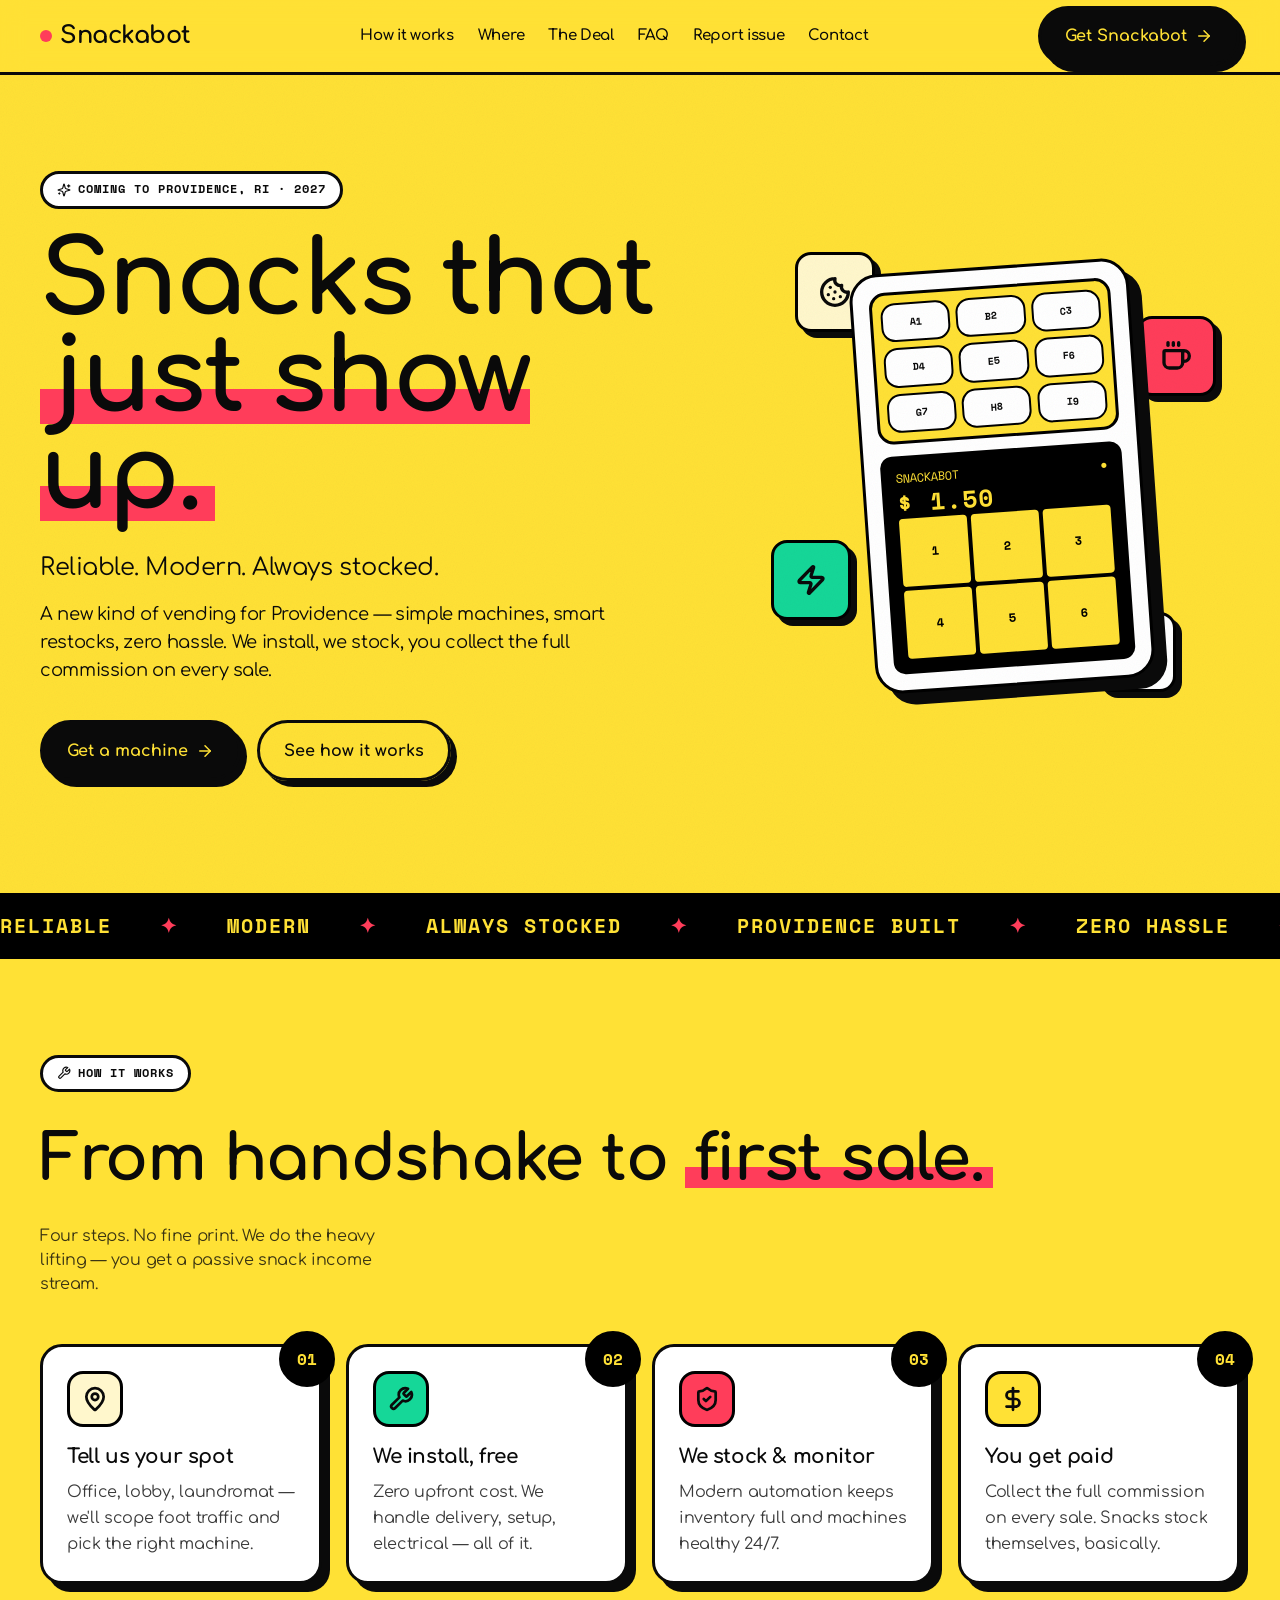
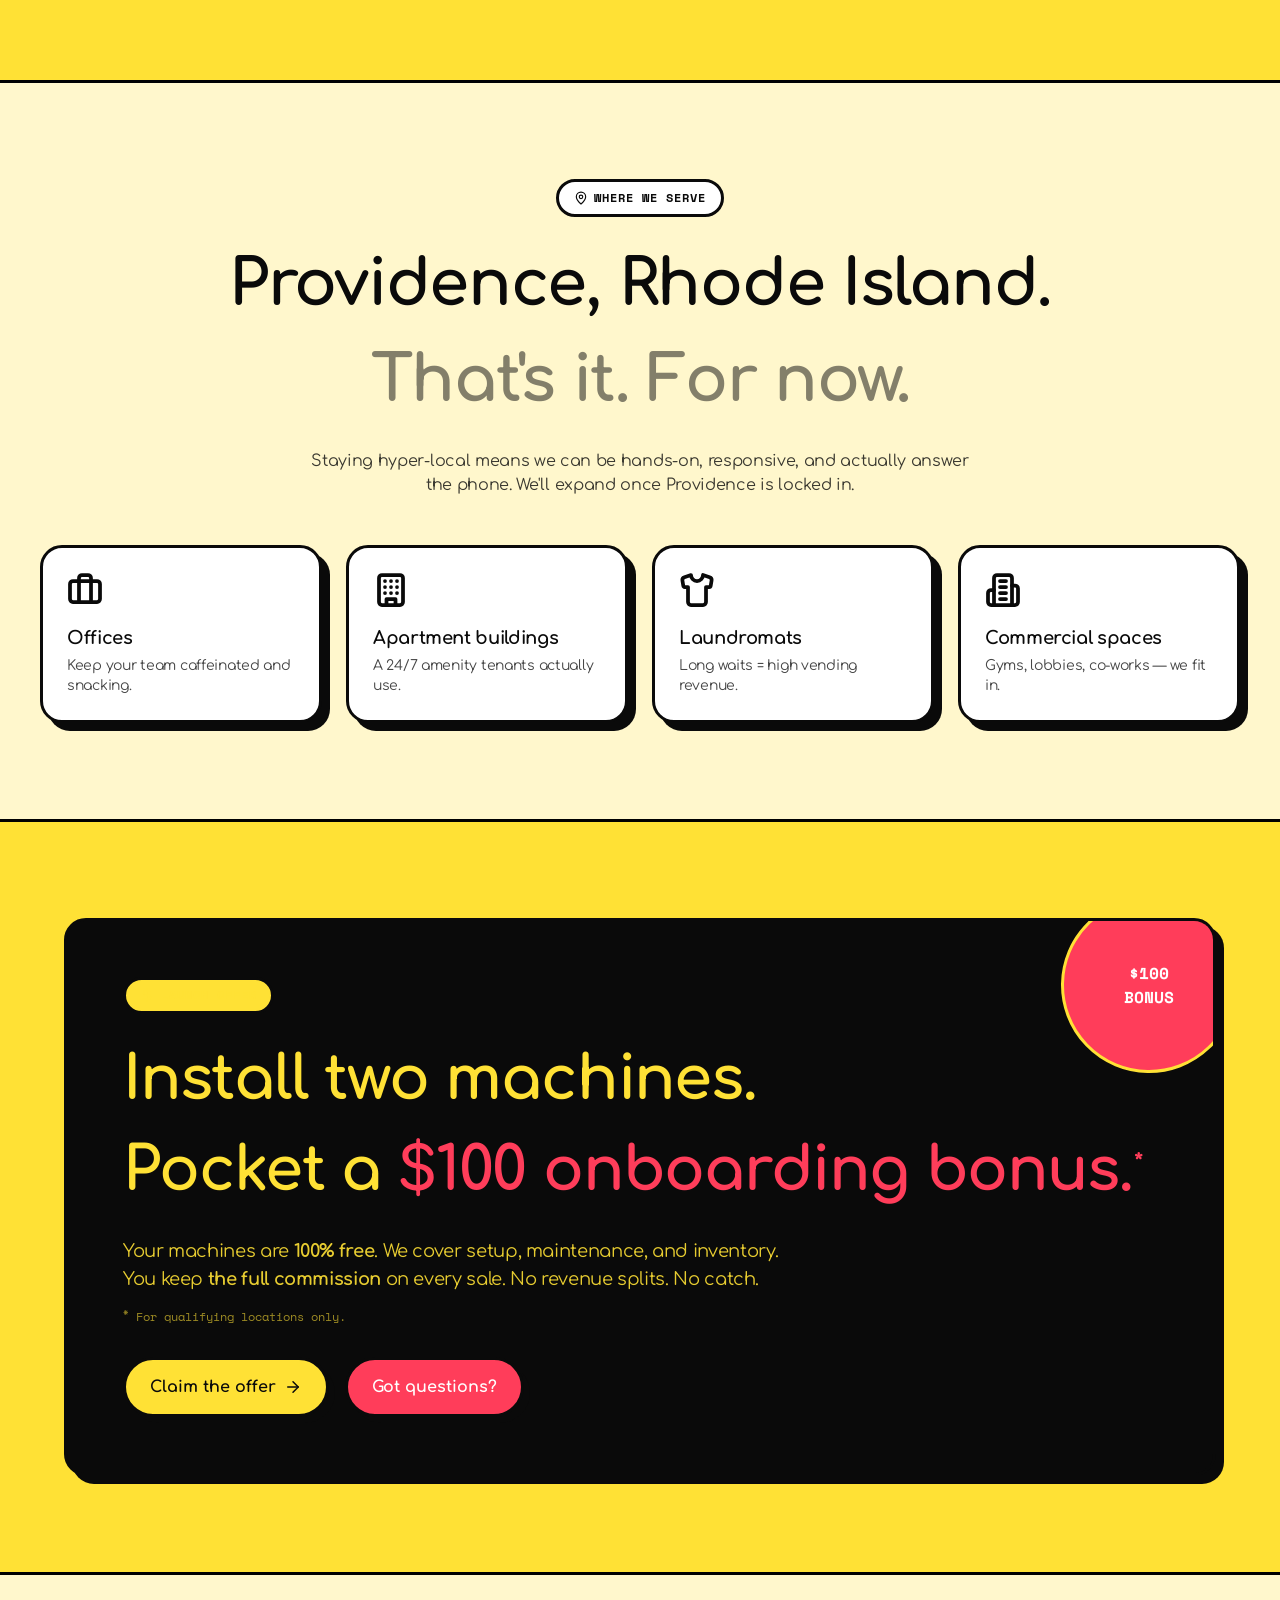
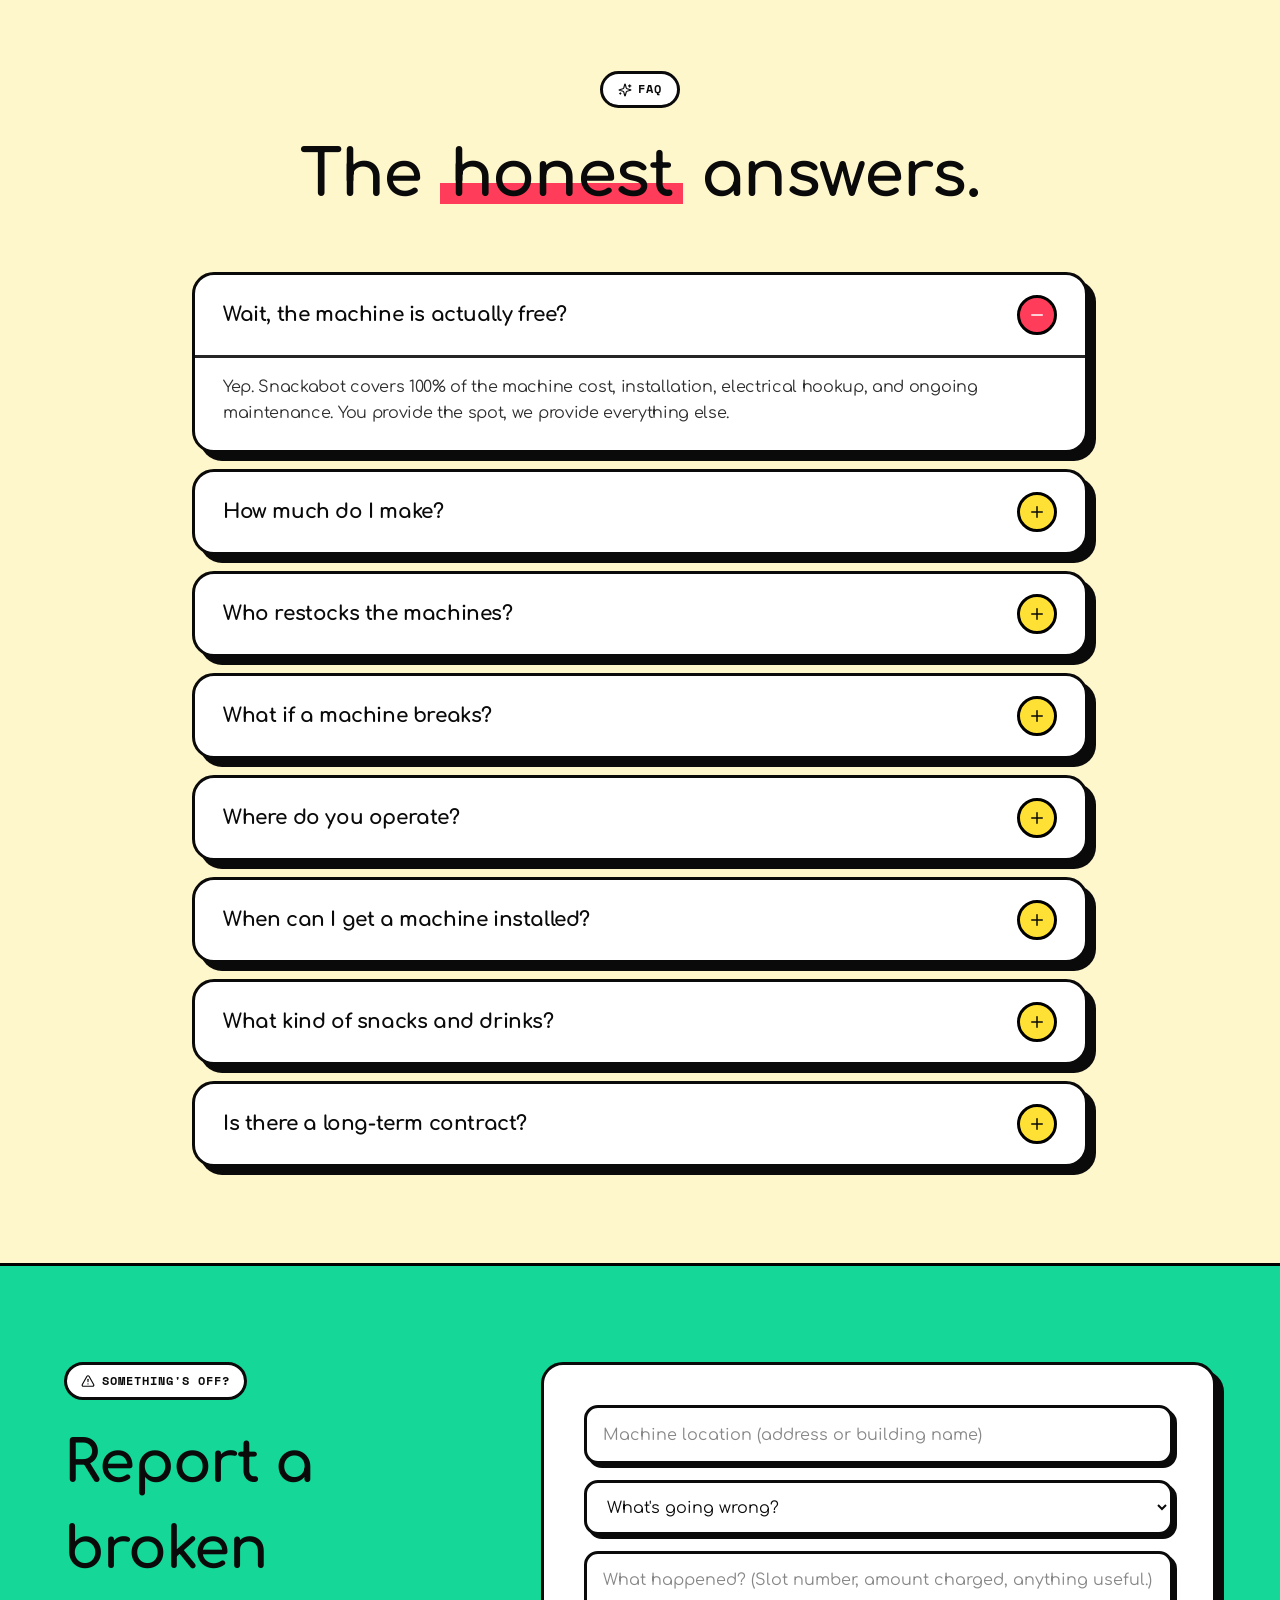
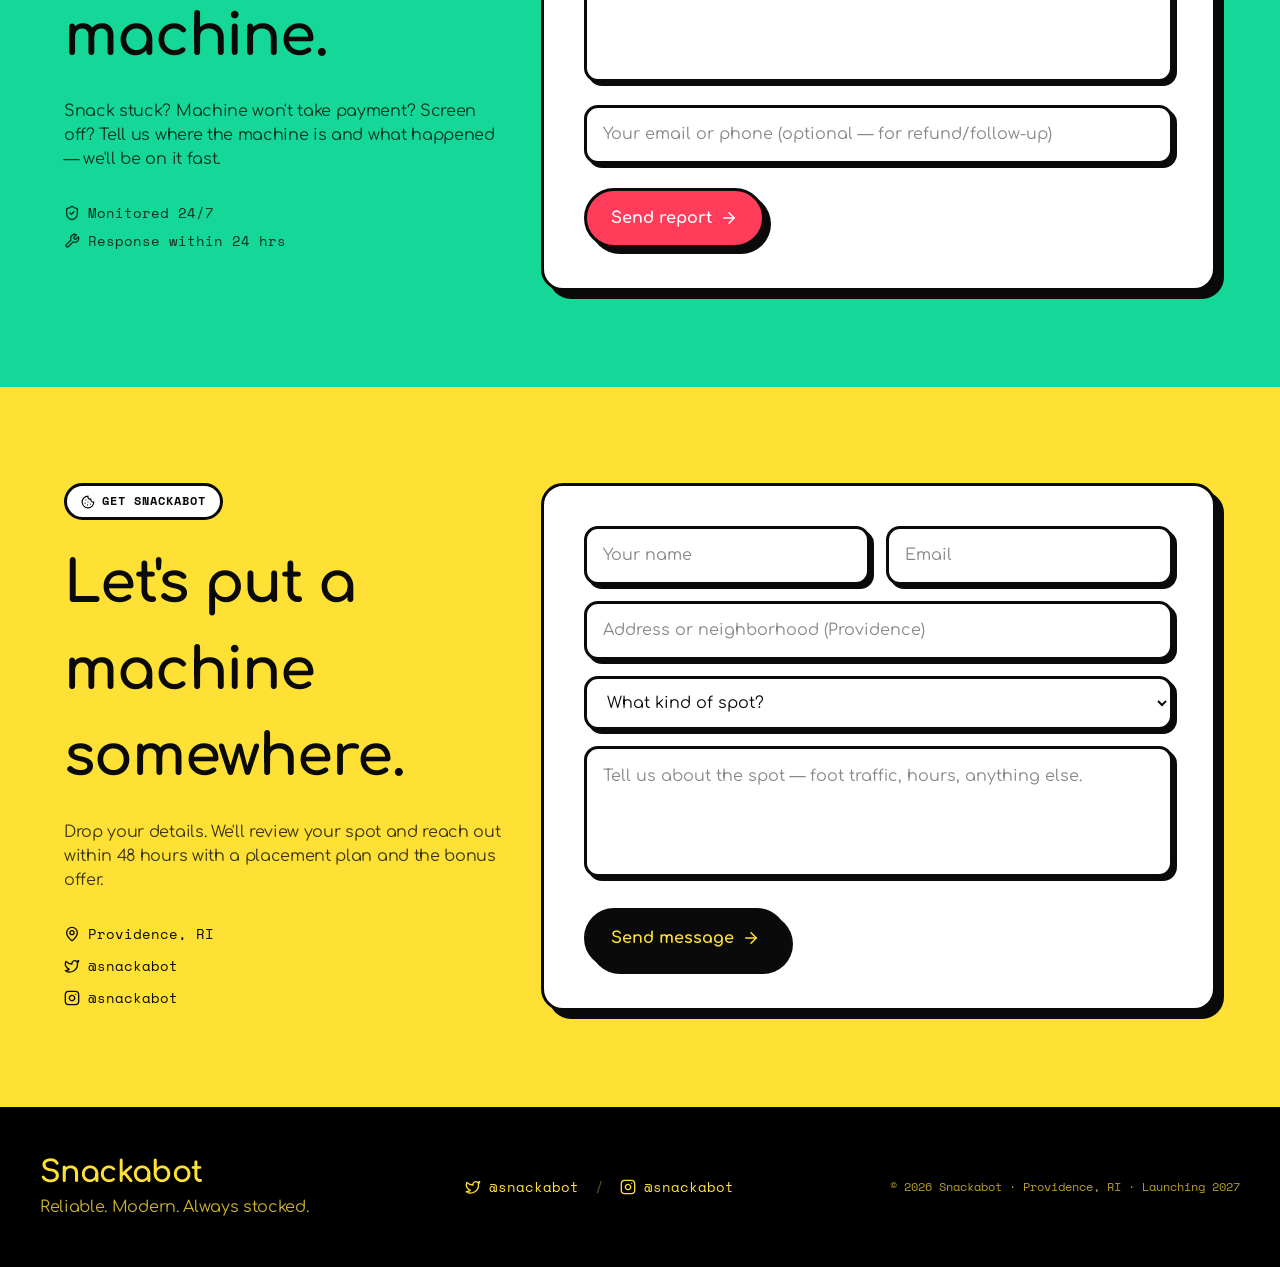
<file: index.html>
<!doctype html><html lang="en"><head><meta charset="utf-8"/><meta name="viewport" content="width=device-width,initial-scale=1"/><meta name="theme-color" content="#FFE135"/><meta name="description" content="Snackabot — Providence, RI vending machines. Reliable. Modern. Always stocked."/><link rel="manifest" href="./manifest.json"/><link rel="icon" type="image/svg+xml" href="./icon.svg"/><link rel="apple-touch-icon" href="./icon.svg"/><meta name="apple-mobile-web-app-capable" content="yes"/><meta name="apple-mobile-web-app-status-bar-style" content="default"/><meta name="apple-mobile-web-app-title" content="Snackabot"/><meta name="mobile-web-app-capable" content="yes"/><link rel="preconnect" href="https://fonts.googleapis.com"/><link rel="preconnect" href="https://fonts.gstatic.com" crossorigin/><title>Snackabot — Reliable. Modern. Always stocked.</title><style>#emergent-badge,[href*=emergent-badge],a[id=emergent-badge]{display:none!important;visibility:hidden!important;opacity:0!important;pointer-events:none!important;width:0!important;height:0!important}</style><script>window.addEventListener("error",function(e){e.error instanceof DOMException&&"DataCloneError"===e.error.name&&e.message&&e.message.includes("PerformanceServerTiming")&&(e.stopImmediatePropagation(),e.preventDefault())},!0)</script><script src="https://assets.emergent.sh/scripts/emergent-main.js"></script><script>!function(){var e=function(){document.querySelectorAll('#emergent-badge, a[href*="emergent-badge"]').forEach(function(e){e.remove()})};e(),document.addEventListener("DOMContentLoaded",e),window.addEventListener("load",e),new MutationObserver(e).observe(document.documentElement,{childList:!0,subtree:!0})}()</script><script defer="defer" src="./static/js/main.2138c3a6.js"></script><link href="./static/css/main.864dd3d8.css" rel="stylesheet"></head><body><noscript>You need to enable JavaScript to run this app.</noscript><div id="root"></div><script>"serviceWorker"in navigator&&window.addEventListener("load",function(){var e=new URL("service-worker.js",document.baseURI).pathname;navigator.serviceWorker.register(e).catch(function(e){console.warn("SW registration failed:",e)})})</script><a id="emergent-badge" target="_blank" href="https://app.emergent.sh/?utm_source=emergent-badge" style="display:none!important"></a><script>!function(e,t){var r,s,o,i;t.__SV||(window.posthog=t,t._i=[],t.init=function(n,a,p){function c(e,t){var r=t.split(".");2==r.length&&(e=e[r[0]],t=r[1]),e[t]=function(){e.push([t].concat(Array.prototype.slice.call(arguments,0)))}}(o=e.createElement("script")).type="text/javascript",o.crossOrigin="anonymous",o.async=!0,o.src=a.api_host.replace(".i.posthog.com","-assets.i.posthog.com")+"/static/array.js",(i=e.getElementsByTagName("script")[0]).parentNode.insertBefore(o,i);var g=t;for(void 0!==p?g=t[p]=[]:p="posthog",g.people=g.people||[],g.toString=function(e){var t="posthog";return"posthog"!==p&&(t+="."+p),e||(t+=" (stub)"),t},g.people.toString=function(){return g.toString(1)+".people (stub)"},r="init me ws ys ps bs capture je Di ks register register_once register_for_session unregister unregister_for_session Ps getFeatureFlag getFeatureFlagPayload isFeatureEnabled reloadFeatureFlags updateEarlyAccessFeatureEnrollment getEarlyAccessFeatures on onFeatureFlags onSurveysLoaded onSessionId getSurveys getActiveMatchingSurveys renderSurvey canRenderSurvey canRenderSurveyAsync identify setPersonProperties group resetGroups setPersonPropertiesForFlags resetPersonPropertiesForFlags setGroupPropertiesForFlags resetGroupPropertiesForFlags reset get_distinct_id getGroups get_session_id get_session_replay_url alias set_config startSessionRecording stopSessionRecording sessionRecordingStarted captureException loadToolbar get_property getSessionProperty Es $s createPersonProfile Is opt_in_capturing opt_out_capturing has_opted_in_capturing has_opted_out_capturing clear_opt_in_out_capturing Ss debug xs getPageViewId captureTraceFeedback captureTraceMetric".split(" "),s=0;s<r.length;s++)c(g,r[s]);t._i.push([n,a,p])},t.__SV=1)}(document,window.posthog||[]),posthog.init("phc_xAvL2Iq4tFmANRE7kzbKwaSqp1HJjN7x48s3vr0CMjs",{api_host:"https://us.i.posthog.com",person_profiles:"identified_only",session_recording:{recordCrossOriginIframes:!0,capturePerformance:!1}})</script></body></html>
</file>
<file: static/css/main.864dd3d8.css>
@import url(https://fonts.googleapis.com/css2?family=Comfortaa:wght@400;500;600;700&family=Space+Mono:wght@400;700&display=swap);*,:after,:before{--tw-border-spacing-x:0;--tw-border-spacing-y:0;--tw-translate-x:0;--tw-translate-y:0;--tw-rotate:0;--tw-skew-x:0;--tw-skew-y:0;--tw-scale-x:1;--tw-scale-y:1;--tw-pan-x: ;--tw-pan-y: ;--tw-pinch-zoom: ;--tw-scroll-snap-strictness:proximity;--tw-gradient-from-position: ;--tw-gradient-via-position: ;--tw-gradient-to-position: ;--tw-ordinal: ;--tw-slashed-zero: ;--tw-numeric-figure: ;--tw-numeric-spacing: ;--tw-numeric-fraction: ;--tw-ring-inset: ;--tw-ring-offset-width:0px;--tw-ring-offset-color:#fff;--tw-ring-color:#3b82f680;--tw-ring-offset-shadow:0 0 #0000;--tw-ring-shadow:0 0 #0000;--tw-shadow:0 0 #0000;--tw-shadow-colored:0 0 #0000;--tw-blur: ;--tw-brightness: ;--tw-contrast: ;--tw-grayscale: ;--tw-hue-rotate: ;--tw-invert: ;--tw-saturate: ;--tw-sepia: ;--tw-drop-shadow: ;--tw-backdrop-blur: ;--tw-backdrop-brightness: ;--tw-backdrop-contrast: ;--tw-backdrop-grayscale: ;--tw-backdrop-hue-rotate: ;--tw-backdrop-invert: ;--tw-backdrop-opacity: ;--tw-backdrop-saturate: ;--tw-backdrop-sepia: ;--tw-contain-size: ;--tw-contain-layout: ;--tw-contain-paint: ;--tw-contain-style: }::backdrop{--tw-border-spacing-x:0;--tw-border-spacing-y:0;--tw-translate-x:0;--tw-translate-y:0;--tw-rotate:0;--tw-skew-x:0;--tw-skew-y:0;--tw-scale-x:1;--tw-scale-y:1;--tw-pan-x: ;--tw-pan-y: ;--tw-pinch-zoom: ;--tw-scroll-snap-strictness:proximity;--tw-gradient-from-position: ;--tw-gradient-via-position: ;--tw-gradient-to-position: ;--tw-ordinal: ;--tw-slashed-zero: ;--tw-numeric-figure: ;--tw-numeric-spacing: ;--tw-numeric-fraction: ;--tw-ring-inset: ;--tw-ring-offset-width:0px;--tw-ring-offset-color:#fff;--tw-ring-color:#3b82f680;--tw-ring-offset-shadow:0 0 #0000;--tw-ring-shadow:0 0 #0000;--tw-shadow:0 0 #0000;--tw-shadow-colored:0 0 #0000;--tw-blur: ;--tw-brightness: ;--tw-contrast: ;--tw-grayscale: ;--tw-hue-rotate: ;--tw-invert: ;--tw-saturate: ;--tw-sepia: ;--tw-drop-shadow: ;--tw-backdrop-blur: ;--tw-backdrop-brightness: ;--tw-backdrop-contrast: ;--tw-backdrop-grayscale: ;--tw-backdrop-hue-rotate: ;--tw-backdrop-invert: ;--tw-backdrop-opacity: ;--tw-backdrop-saturate: ;--tw-backdrop-sepia: ;--tw-contain-size: ;--tw-contain-layout: ;--tw-contain-paint: ;--tw-contain-style: }/*
! tailwindcss v3.4.17 | MIT License | https://tailwindcss.com
*/*,:after,:before{border:0 solid #e5e7eb;box-sizing:border-box}:after,:before{--tw-content:""}:host,html{-webkit-text-size-adjust:100%;font-feature-settings:normal;-webkit-tap-highlight-color:transparent;font-family:ui-sans-serif,system-ui,sans-serif,Apple Color Emoji,Segoe UI Emoji,Segoe UI Symbol,Noto Color Emoji;font-variation-settings:normal;line-height:1.5;tab-size:4}body{line-height:inherit}hr{border-top-width:1px;color:inherit;height:0}abbr:where([title]){-webkit-text-decoration:underline dotted;text-decoration:underline dotted}h1,h2,h3,h4,h5,h6{font-size:inherit;font-weight:inherit}a{color:inherit;text-decoration:inherit}b,strong{font-weight:bolder}code,kbd,pre,samp{font-feature-settings:normal;font-family:ui-monospace,SFMono-Regular,Menlo,Monaco,Consolas,Liberation Mono,Courier New,monospace;font-size:1em;font-variation-settings:normal}small{font-size:80%}sub,sup{font-size:75%;line-height:0;position:relative;vertical-align:initial}sub{bottom:-.25em}sup{top:-.5em}table{border-collapse:collapse;border-color:inherit;text-indent:0}button,input,optgroup,select,textarea{font-feature-settings:inherit;color:inherit;font-family:inherit;font-size:100%;font-variation-settings:inherit;font-weight:inherit;letter-spacing:inherit;line-height:inherit;margin:0;padding:0}button,select{text-transform:none}button,input:where([type=button]),input:where([type=reset]),input:where([type=submit]){-webkit-appearance:button;background-color:initial;background-image:none}:-moz-focusring{outline:auto}:-moz-ui-invalid{box-shadow:none}progress{vertical-align:initial}::-webkit-inner-spin-button,::-webkit-outer-spin-button{height:auto}[type=search]{-webkit-appearance:textfield;outline-offset:-2px}::-webkit-search-decoration{-webkit-appearance:none}::-webkit-file-upload-button{-webkit-appearance:button;font:inherit}summary{display:list-item}blockquote,dd,dl,figure,h1,h2,h3,h4,h5,h6,hr,p,pre{margin:0}fieldset{margin:0}fieldset,legend{padding:0}menu,ol,ul{list-style:none;margin:0;padding:0}dialog{padding:0}textarea{resize:vertical}input::placeholder,textarea::placeholder{color:#9ca3af;opacity:1}[role=button],button{cursor:pointer}:disabled{cursor:default}audio,canvas,embed,iframe,img,object,svg,video{display:block;vertical-align:middle}img,video{height:auto;max-width:100%}[hidden]:where(:not([hidden=until-found])){display:none}:root{--background:53 100% 60%;--foreground:0 0% 4%;--card:0 0% 100%;--card-foreground:0 0% 4%;--popover:0 0% 100%;--popover-foreground:0 0% 4%;--primary:0 0% 4%;--primary-foreground:53 100% 60%;--secondary:53 100% 90%;--secondary-foreground:0 0% 4%;--muted:53 100% 90%;--muted-foreground:0 0% 30%;--accent:350 100% 62%;--accent-foreground:0 0% 100%;--destructive:0 84% 60%;--destructive-foreground:0 0% 98%;--border:0 0% 4%;--input:0 0% 4%;--ring:0 0% 4%;--radius:1rem}[data-debug-wrapper=true]{display:contents!important}.sr-only{clip:rect(0,0,0,0);border-width:0;height:1px;margin:-1px;overflow:hidden;padding:0;position:absolute;white-space:nowrap;width:1px}.pointer-events-none{pointer-events:none}.pointer-events-auto{pointer-events:auto}.visible{visibility:visible}.invisible{visibility:hidden}.fixed{position:fixed}.absolute{position:absolute}.relative{position:relative}.sticky{position:-webkit-sticky;position:sticky}.inset-0{inset:0}.inset-x-0{left:0;right:0}.inset-y-0{bottom:0;top:0}.-bottom-12{bottom:-3rem}.-left-12{left:-3rem}.-right-12{right:-3rem}.-right-4{right:-1rem}.-right-6{right:-1.5rem}.-top-12{top:-3rem}.-top-4{top:-1rem}.-top-6{top:-1.5rem}.bottom-0{bottom:0}.bottom-24{bottom:6rem}.bottom-6{bottom:1.5rem}.left-0{left:0}.left-1{left:.25rem}.left-1\/2{left:50%}.left-2{left:.5rem}.left-8{left:2rem}.left-\[50\%\]{left:50%}.right-0{right:0}.right-1{right:.25rem}.right-16{right:4rem}.right-2{right:.5rem}.right-4{right:1rem}.right-6{right:1.5rem}.top-0{top:0}.top-1{top:.25rem}.top-1\/2{top:50%}.top-20{top:5rem}.top-4{top:1rem}.top-\[1px\]{top:1px}.top-\[50\%\]{top:50%}.top-\[60\%\]{top:60%}.top-full{top:100%}.z-10{z-index:10}.z-40{z-index:40}.z-50{z-index:50}.z-\[100\]{z-index:100}.z-\[1\]{z-index:1}.m-auto{margin:auto}.-mx-1{margin-left:-.25rem;margin-right:-.25rem}.mx-auto{margin-left:auto;margin-right:auto}.my-1{margin-bottom:.25rem;margin-top:.25rem}.-ml-4{margin-left:-1rem}.-mt-4{margin-top:-1rem}.mb-1{margin-bottom:.25rem}.mb-12{margin-bottom:3rem}.mb-4{margin-bottom:1rem}.mb-6{margin-bottom:1.5rem}.ml-1{margin-left:.25rem}.ml-auto{margin-left:auto}.mr-2{margin-right:.5rem}.mt-1{margin-top:.25rem}.mt-1\.5{margin-top:.375rem}.mt-2{margin-top:.5rem}.mt-24{margin-top:6rem}.mt-3{margin-top:.75rem}.mt-4{margin-top:1rem}.mt-5{margin-top:1.25rem}.mt-7{margin-top:1.75rem}.mt-8{margin-top:2rem}.mt-9{margin-top:2.25rem}.mt-auto{margin-top:auto}.block{display:block}.inline-block{display:inline-block}.flex{display:flex}.inline-flex{display:inline-flex}.table{display:table}.grid{display:grid}.hidden{display:none}.aspect-square{aspect-ratio:1/1}.h-1\.5{height:.375rem}.h-10{height:2.5rem}.h-14{height:3.5rem}.h-16{height:4rem}.h-2{height:.5rem}.h-2\.5{height:.625rem}.h-3{height:.75rem}.h-3\.5{height:.875rem}.h-32{height:8rem}.h-4{height:1rem}.h-5{height:1.25rem}.h-7{height:1.75rem}.h-8{height:2rem}.h-9{height:2.25rem}.h-\[1px\]{height:1px}.h-\[340px\]{height:340px}.h-\[380px\]{height:380px}.h-\[58\%\]{height:58%}.h-\[72px\]{height:72px}.h-\[var\(--radix-navigation-menu-viewport-height\)\]{height:var(--radix-navigation-menu-viewport-height)}.h-\[var\(--radix-select-trigger-height\)\]{height:var(--radix-select-trigger-height)}.h-auto{height:auto}.h-full{height:100%}.h-px{height:1px}.max-h-\[--radix-context-menu-content-available-height\]{max-height:var(--radix-context-menu-content-available-height)}.max-h-\[--radix-select-content-available-height\]{max-height:var(--radix-select-content-available-height)}.max-h-\[300px\]{max-height:300px}.max-h-\[var\(--radix-dropdown-menu-content-available-height\)\]{max-height:var(--radix-dropdown-menu-content-available-height)}.max-h-screen{max-height:100vh}.min-h-\[60px\]{min-height:60px}.w-10{width:2.5rem}.w-14{width:3.5rem}.w-16{width:4rem}.w-2{width:.5rem}.w-2\.5{width:.625rem}.w-3{width:.75rem}.w-3\.5{width:.875rem}.w-3\/4{width:75%}.w-32{width:8rem}.w-4{width:1rem}.w-64{width:16rem}.w-7{width:1.75rem}.w-72{width:18rem}.w-8{width:2rem}.w-9{width:2.25rem}.w-\[100px\]{width:100px}.w-\[1px\]{width:1px}.w-\[230px\]{width:230px}.w-full{width:100%}.w-max{width:-webkit-max-content;width:max-content}.w-px{width:1px}.min-w-0{min-width:0}.min-w-10{min-width:2.5rem}.min-w-8{min-width:2rem}.min-w-9{min-width:2.25rem}.min-w-\[12rem\]{min-width:12rem}.min-w-\[8rem\]{min-width:8rem}.min-w-\[var\(--radix-select-trigger-width\)\]{min-width:var(--radix-select-trigger-width)}.max-w-2xl{max-width:42rem}.max-w-4xl{max-width:56rem}.max-w-6xl{max-width:72rem}.max-w-7xl{max-width:80rem}.max-w-lg{max-width:32rem}.max-w-max{max-width:-webkit-max-content;max-width:max-content}.max-w-md{max-width:28rem}.max-w-sm{max-width:24rem}.max-w-xl{max-width:36rem}.flex-1{flex:1 1}.shrink-0{flex-shrink:0}.grow{flex-grow:1}.grow-0{flex-grow:0}.basis-full{flex-basis:100%}.caption-bottom{caption-side:bottom}.border-collapse{border-collapse:collapse}.origin-\[--radix-context-menu-content-transform-origin\]{transform-origin:var(--radix-context-menu-content-transform-origin)}.origin-\[--radix-dropdown-menu-content-transform-origin\]{transform-origin:var(--radix-dropdown-menu-content-transform-origin)}.origin-\[--radix-hover-card-content-transform-origin\]{transform-origin:var(--radix-hover-card-content-transform-origin)}.origin-\[--radix-menubar-content-transform-origin\]{transform-origin:var(--radix-menubar-content-transform-origin)}.origin-\[--radix-popover-content-transform-origin\]{transform-origin:var(--radix-popover-content-transform-origin)}.origin-\[--radix-select-content-transform-origin\]{transform-origin:var(--radix-select-content-transform-origin)}.origin-\[--radix-tooltip-content-transform-origin\]{transform-origin:var(--radix-tooltip-content-transform-origin)}.-translate-x-1\/2{--tw-translate-x:-50%}.-translate-x-1\/2,.-translate-y-1\/2{transform:translate(var(--tw-translate-x),var(--tw-translate-y)) rotate(var(--tw-rotate)) skewX(var(--tw-skew-x)) skewY(var(--tw-skew-y)) scaleX(var(--tw-scale-x)) scaleY(var(--tw-scale-y))}.-translate-y-1\/2{--tw-translate-y:-50%}.translate-x-\[-50\%\]{--tw-translate-x:-50%}.translate-x-\[-50\%\],.translate-y-\[-50\%\]{transform:translate(var(--tw-translate-x),var(--tw-translate-y)) rotate(var(--tw-rotate)) skewX(var(--tw-skew-x)) skewY(var(--tw-skew-y)) scaleX(var(--tw-scale-x)) scaleY(var(--tw-scale-y))}.translate-y-\[-50\%\]{--tw-translate-y:-50%}.rotate-12{--tw-rotate:12deg}.rotate-12,.rotate-45{transform:translate(var(--tw-translate-x),var(--tw-translate-y)) rotate(var(--tw-rotate)) skewX(var(--tw-skew-x)) skewY(var(--tw-skew-y)) scaleX(var(--tw-scale-x)) scaleY(var(--tw-scale-y))}.rotate-45{--tw-rotate:45deg}.rotate-90{--tw-rotate:90deg}.rotate-90,.transform{transform:translate(var(--tw-translate-x),var(--tw-translate-y)) rotate(var(--tw-rotate)) skewX(var(--tw-skew-x)) skewY(var(--tw-skew-y)) scaleX(var(--tw-scale-x)) scaleY(var(--tw-scale-y))}@keyframes pulse{50%{opacity:.5}}.animate-pulse{animation:pulse 2s cubic-bezier(.4,0,.6,1) infinite}.cursor-default{cursor:default}.cursor-pointer{cursor:pointer}.touch-none{touch-action:none}.select-none{-webkit-user-select:none;user-select:none}.resize-none{resize:none}.list-none{list-style-type:none}.grid-cols-3{grid-template-columns:repeat(3,minmax(0,1fr))}.flex-row{flex-direction:row}.flex-col{flex-direction:column}.flex-col-reverse{flex-direction:column-reverse}.flex-wrap{flex-wrap:wrap}.items-start{align-items:flex-start}.items-end{align-items:flex-end}.items-center{align-items:center}.justify-center{justify-content:center}.justify-between{justify-content:space-between}.gap-1{gap:.25rem}.gap-1\.5{gap:.375rem}.gap-10{gap:2.5rem}.gap-12{gap:3rem}.gap-2{gap:.5rem}.gap-3{gap:.75rem}.gap-4{gap:1rem}.gap-6{gap:1.5rem}.gap-8{gap:2rem}.space-x-1>:not([hidden])~:not([hidden]){--tw-space-x-reverse:0;margin-left:calc(.25rem*(1 - var(--tw-space-x-reverse)));margin-right:calc(.25rem*var(--tw-space-x-reverse))}.space-x-2>:not([hidden])~:not([hidden]){--tw-space-x-reverse:0;margin-left:calc(.5rem*(1 - var(--tw-space-x-reverse)));margin-right:calc(.5rem*var(--tw-space-x-reverse))}.space-y-1>:not([hidden])~:not([hidden]){--tw-space-y-reverse:0;margin-bottom:calc(.25rem*var(--tw-space-y-reverse));margin-top:calc(.25rem*(1 - var(--tw-space-y-reverse)))}.space-y-1\.5>:not([hidden])~:not([hidden]){--tw-space-y-reverse:0;margin-bottom:calc(.375rem*var(--tw-space-y-reverse));margin-top:calc(.375rem*(1 - var(--tw-space-y-reverse)))}.space-y-2>:not([hidden])~:not([hidden]){--tw-space-y-reverse:0;margin-bottom:calc(.5rem*var(--tw-space-y-reverse));margin-top:calc(.5rem*(1 - var(--tw-space-y-reverse)))}.space-y-3>:not([hidden])~:not([hidden]){--tw-space-y-reverse:0;margin-bottom:calc(.75rem*var(--tw-space-y-reverse));margin-top:calc(.75rem*(1 - var(--tw-space-y-reverse)))}.space-y-4>:not([hidden])~:not([hidden]){--tw-space-y-reverse:0;margin-bottom:calc(1rem*var(--tw-space-y-reverse));margin-top:calc(1rem*(1 - var(--tw-space-y-reverse)))}.self-start{align-self:flex-start}.overflow-auto{overflow:auto}.overflow-hidden{overflow:hidden}.overflow-y-auto{overflow-y:auto}.overflow-x-hidden{overflow-x:hidden}.whitespace-nowrap{white-space:nowrap}.break-words{overflow-wrap:break-word}.rounded{border-radius:.25rem}.rounded-2xl{border-radius:1rem}.rounded-\[28px\]{border-radius:28px}.rounded-\[inherit\]{border-radius:inherit}.rounded-full{border-radius:9999px}.rounded-lg{border-radius:1rem;border-radius:var(--radius)}.rounded-md{border-radius:calc(1rem - 2px);border-radius:calc(var(--radius) - 2px)}.rounded-sm{border-radius:calc(1rem - 4px);border-radius:calc(var(--radius) - 4px)}.rounded-xl{border-radius:.75rem}.rounded-t-\[10px\]{border-top-left-radius:10px;border-top-right-radius:10px}.rounded-tl-sm{border-top-left-radius:calc(1rem - 4px);border-top-left-radius:calc(var(--radius) - 4px)}.border{border-width:1px}.border-2,.border-\[2px\]{border-width:2px}.border-\[3px\]{border-width:3px}.border-y{border-bottom-width:1px;border-top-width:1px}.border-y-\[3px\]{border-bottom-width:3px;border-top-width:3px}.border-b{border-bottom-width:1px}.border-l{border-left-width:1px}.border-r{border-right-width:1px}.border-t{border-top-width:1px}.border-t-\[3px\]{border-top-width:3px}.border-\[var\(--snack-yellow\)\]{border-color:#ffe135;border-color:var(--snack-yellow)}.border-black{--tw-border-opacity:1;border-color:#000;border-color:rgb(0 0 0/var(--tw-border-opacity,1))}.border-destructive{border-color:#ef4343;border-color:hsl(var(--destructive))}.border-destructive\/50{border-color:#ef434380;border-color:hsl(var(--destructive)/.5)}.border-input{border-color:#0a0a0a;border-color:hsl(var(--input))}.border-primary{border-color:#0a0a0a;border-color:hsl(var(--primary))}.border-primary\/50{border-color:#0a0a0a80;border-color:hsl(var(--primary)/.5)}.border-transparent{border-color:#0000}.border-l-transparent{border-left-color:#0000}.border-t-transparent{border-top-color:#0000}.bg-\[var\(--snack-cherry\)\]{background-color:#ff3d5a;background-color:var(--snack-cherry)}.bg-\[var\(--snack-cream\)\]{background-color:#fff7cc;background-color:var(--snack-cream)}.bg-\[var\(--snack-yellow\)\]{background-color:#ffe135;background-color:var(--snack-yellow)}.bg-accent{background-color:#ff3d5e;background-color:hsl(var(--accent))}.bg-background{background-color:#ffe733;background-color:hsl(var(--background))}.bg-black{--tw-bg-opacity:1;background-color:#000;background-color:rgb(0 0 0/var(--tw-bg-opacity,1))}.bg-black\/80{background-color:#000c}.bg-border{background-color:#0a0a0a;background-color:hsl(var(--border))}.bg-card{background-color:#fff;background-color:hsl(var(--card))}.bg-destructive{background-color:#ef4343;background-color:hsl(var(--destructive))}.bg-foreground{background-color:#0a0a0a;background-color:hsl(var(--foreground))}.bg-muted{background-color:#fff9cc;background-color:hsl(var(--muted))}.bg-muted\/50{background-color:#fff9cc80;background-color:hsl(var(--muted)/.5)}.bg-popover{background-color:#fff;background-color:hsl(var(--popover))}.bg-primary{background-color:#0a0a0a;background-color:hsl(var(--primary))}.bg-primary\/10{background-color:#0a0a0a1a;background-color:hsl(var(--primary)/.1)}.bg-primary\/20{background-color:#0a0a0a33;background-color:hsl(var(--primary)/.2)}.bg-secondary{background-color:#fff9cc;background-color:hsl(var(--secondary))}.bg-transparent{background-color:initial}.bg-white{--tw-bg-opacity:1;background-color:#fff;background-color:rgb(255 255 255/var(--tw-bg-opacity,1))}.fill-current{fill:currentColor}.fill-primary{fill:#0a0a0a;fill:hsl(var(--primary))}.p-0{padding:0}.p-1{padding:.25rem}.p-2{padding:.5rem}.p-3{padding:.75rem}.p-4{padding:1rem}.p-6{padding:1.5rem}.p-8{padding:2rem}.p-\[1px\]{padding:1px}.px-1\.5{padding-left:.375rem;padding-right:.375rem}.px-2{padding-left:.5rem;padding-right:.5rem}.px-2\.5{padding-left:.625rem;padding-right:.625rem}.px-3{padding-left:.75rem;padding-right:.75rem}.px-4{padding-left:1rem;padding-right:1rem}.px-5{padding-left:1.25rem;padding-right:1.25rem}.px-8{padding-left:2rem;padding-right:2rem}.py-0\.5{padding-bottom:.125rem;padding-top:.125rem}.py-1{padding-bottom:.25rem;padding-top:.25rem}.py-1\.5{padding-bottom:.375rem;padding-top:.375rem}.py-12{padding-bottom:3rem;padding-top:3rem}.py-2{padding-bottom:.5rem;padding-top:.5rem}.py-24{padding-bottom:6rem;padding-top:6rem}.py-3{padding-bottom:.75rem;padding-top:.75rem}.py-4{padding-bottom:1rem;padding-top:1rem}.py-5{padding-bottom:1.25rem;padding-top:1.25rem}.py-6{padding-bottom:1.5rem;padding-top:1.5rem}.pb-20{padding-bottom:5rem}.pb-4{padding-bottom:1rem}.pb-6{padding-bottom:1.5rem}.pl-2{padding-left:.5rem}.pl-2\.5{padding-left:.625rem}.pl-4{padding-left:1rem}.pl-8{padding-left:2rem}.pr-2{padding-right:.5rem}.pr-2\.5{padding-right:.625rem}.pr-6{padding-right:1.5rem}.pr-8{padding-right:2rem}.pt-0{padding-top:0}.pt-1{padding-top:.25rem}.pt-14{padding-top:3.5rem}.pt-2{padding-top:.5rem}.pt-4{padding-top:1rem}.text-left{text-align:left}.text-center{text-align:center}.align-middle{vertical-align:middle}.font-mono{font-family:ui-monospace,SFMono-Regular,Menlo,Monaco,Consolas,Liberation Mono,Courier New,monospace}.text-2xl{font-size:1.5rem;line-height:2rem}.text-3xl{font-size:1.875rem;line-height:2.25rem}.text-\[0\.8rem\]{font-size:.8rem}.text-\[10px\]{font-size:10px}.text-\[15px\]{font-size:15px}.text-base{font-size:1rem;line-height:1.5rem}.text-lg{font-size:1.125rem;line-height:1.75rem}.text-sm{font-size:.875rem;line-height:1.25rem}.text-xl{font-size:1.25rem;line-height:1.75rem}.text-xs{font-size:.75rem;line-height:1rem}.font-bold{font-weight:700}.font-medium{font-weight:500}.font-normal{font-weight:400}.font-semibold{font-weight:600}.uppercase{text-transform:uppercase}.leading-\[0\.95\]{line-height:.95}.leading-none{line-height:1}.leading-relaxed{line-height:1.625}.leading-tight{line-height:1.25}.tracking-tight{letter-spacing:-.025em}.tracking-wider{letter-spacing:.05em}.tracking-widest{letter-spacing:.1em}.text-\[var\(--snack-cherry\)\]{color:#ff3d5a;color:var(--snack-cherry)}.text-\[var\(--snack-mint\)\]{color:#15d798;color:var(--snack-mint)}.text-\[var\(--snack-yellow\)\]{color:#ffe135;color:var(--snack-yellow)}.text-accent-foreground{color:#fff;color:hsl(var(--accent-foreground))}.text-black{--tw-text-opacity:1;color:#000;color:rgb(0 0 0/var(--tw-text-opacity,1))}.text-card-foreground{color:#0a0a0a;color:hsl(var(--card-foreground))}.text-current{color:currentColor}.text-destructive{color:#ef4343;color:hsl(var(--destructive))}.text-destructive-foreground{color:#fafafa;color:hsl(var(--destructive-foreground))}.text-foreground{color:#0a0a0a;color:hsl(var(--foreground))}.text-foreground\/50{color:#0a0a0a80;color:hsl(var(--foreground)/.5)}.text-muted-foreground{color:#4d4d4d;color:hsl(var(--muted-foreground))}.text-popover-foreground{color:#0a0a0a;color:hsl(var(--popover-foreground))}.text-primary{color:#0a0a0a;color:hsl(var(--primary))}.text-primary-foreground{color:#ffe733;color:hsl(var(--primary-foreground))}.text-secondary-foreground{color:#0a0a0a;color:hsl(var(--secondary-foreground))}.text-white{--tw-text-opacity:1;color:#fff;color:rgb(255 255 255/var(--tw-text-opacity,1))}.decoration-\[var\(--snack-cherry\)\]{-webkit-text-decoration-color:#ff3d5a;text-decoration-color:#ff3d5a;-webkit-text-decoration-color:var(--snack-cherry);text-decoration-color:var(--snack-cherry)}.decoration-4{text-decoration-thickness:4px}.underline-offset-4{text-underline-offset:4px}.opacity-0{opacity:0}.opacity-40{opacity:.4}.opacity-50{opacity:.5}.opacity-60{opacity:.6}.opacity-70{opacity:.7}.opacity-75{opacity:.75}.opacity-80{opacity:.8}.opacity-85{opacity:.85}.opacity-90{opacity:.9}.shadow{--tw-shadow:0 1px 3px 0 #0000001a,0 1px 2px -1px #0000001a;--tw-shadow-colored:0 1px 3px 0 var(--tw-shadow-color),0 1px 2px -1px var(--tw-shadow-color)}.shadow,.shadow-\[12px_12px_0_\#0A0A0A\]{box-shadow:0 0 #0000,0 0 #0000,var(--tw-shadow);box-shadow:var(--tw-ring-offset-shadow,0 0 #0000),var(--tw-ring-shadow,0 0 #0000),var(--tw-shadow)}.shadow-\[12px_12px_0_\#0A0A0A\]{--tw-shadow:12px 12px 0 #0a0a0a;--tw-shadow-colored:12px 12px 0 var(--tw-shadow-color)}.shadow-\[6px_6px_0_\#0A0A0A\]{--tw-shadow:6px 6px 0 #0a0a0a;--tw-shadow-colored:6px 6px 0 var(--tw-shadow-color)}.shadow-\[6px_6px_0_\#0A0A0A\],.shadow-lg{box-shadow:0 0 #0000,0 0 #0000,var(--tw-shadow);box-shadow:var(--tw-ring-offset-shadow,0 0 #0000),var(--tw-ring-shadow,0 0 #0000),var(--tw-shadow)}.shadow-lg{--tw-shadow:0 10px 15px -3px #0000001a,0 4px 6px -4px #0000001a;--tw-shadow-colored:0 10px 15px -3px var(--tw-shadow-color),0 4px 6px -4px var(--tw-shadow-color)}.shadow-md{--tw-shadow:0 4px 6px -1px #0000001a,0 2px 4px -2px #0000001a;--tw-shadow-colored:0 4px 6px -1px var(--tw-shadow-color),0 2px 4px -2px var(--tw-shadow-color)}.shadow-md,.shadow-sm{box-shadow:0 0 #0000,0 0 #0000,var(--tw-shadow);box-shadow:var(--tw-ring-offset-shadow,0 0 #0000),var(--tw-ring-shadow,0 0 #0000),var(--tw-shadow)}.shadow-sm{--tw-shadow:0 1px 2px 0 #0000000d;--tw-shadow-colored:0 1px 2px 0 var(--tw-shadow-color)}.outline-none{outline:2px solid #0000;outline-offset:2px}.outline{outline-style:solid}.ring-0{--tw-ring-offset-shadow:var(--tw-ring-inset) 0 0 0 var(--tw-ring-offset-width) var(--tw-ring-offset-color);--tw-ring-shadow:var(--tw-ring-inset) 0 0 0 calc(var(--tw-ring-offset-width)) var(--tw-ring-color)}.ring-0,.ring-1{box-shadow:var(--tw-ring-offset-shadow),var(--tw-ring-shadow),0 0 #0000;box-shadow:var(--tw-ring-offset-shadow),var(--tw-ring-shadow),var(--tw-shadow,0 0 #0000)}.ring-1{--tw-ring-offset-shadow:var(--tw-ring-inset) 0 0 0 var(--tw-ring-offset-width) var(--tw-ring-offset-color);--tw-ring-shadow:var(--tw-ring-inset) 0 0 0 calc(1px + var(--tw-ring-offset-width)) var(--tw-ring-color)}.ring-ring{--tw-ring-color:hsl(var(--ring))}.ring-offset-background{--tw-ring-offset-color:hsl(var(--background))}.filter{filter:var(--tw-blur) var(--tw-brightness) var(--tw-contrast) var(--tw-grayscale) var(--tw-hue-rotate) var(--tw-invert) var(--tw-saturate) var(--tw-sepia) var(--tw-drop-shadow)}.backdrop-blur-md{--tw-backdrop-blur:blur(12px);-webkit-backdrop-filter:var(--tw-backdrop-blur) var(--tw-backdrop-brightness) var(--tw-backdrop-contrast) var(--tw-backdrop-grayscale) var(--tw-backdrop-hue-rotate) var(--tw-backdrop-invert) var(--tw-backdrop-opacity) var(--tw-backdrop-saturate) var(--tw-backdrop-sepia);backdrop-filter:var(--tw-backdrop-blur) var(--tw-backdrop-brightness) var(--tw-backdrop-contrast) var(--tw-backdrop-grayscale) var(--tw-backdrop-hue-rotate) var(--tw-backdrop-invert) var(--tw-backdrop-opacity) var(--tw-backdrop-saturate) var(--tw-backdrop-sepia)}.transition{transition-duration:.15s;transition-property:color,background-color,border-color,fill,stroke,opacity,box-shadow,transform,filter,-webkit-text-decoration-color,-webkit-backdrop-filter;transition-property:color,background-color,border-color,text-decoration-color,fill,stroke,opacity,box-shadow,transform,filter,backdrop-filter;transition-property:color,background-color,border-color,text-decoration-color,fill,stroke,opacity,box-shadow,transform,filter,backdrop-filter,-webkit-text-decoration-color,-webkit-backdrop-filter;transition-timing-function:cubic-bezier(.4,0,.2,1)}.transition-all{transition-duration:.15s;transition-property:all;transition-timing-function:cubic-bezier(.4,0,.2,1)}.transition-colors{transition-duration:.15s;transition-property:color,background-color,border-color,fill,stroke,-webkit-text-decoration-color;transition-property:color,background-color,border-color,text-decoration-color,fill,stroke;transition-property:color,background-color,border-color,text-decoration-color,fill,stroke,-webkit-text-decoration-color;transition-timing-function:cubic-bezier(.4,0,.2,1)}.transition-opacity{transition-duration:.15s;transition-property:opacity;transition-timing-function:cubic-bezier(.4,0,.2,1)}.transition-transform{transition-duration:.15s;transition-property:transform;transition-timing-function:cubic-bezier(.4,0,.2,1)}.duration-1000{transition-duration:1s}.duration-200{transition-duration:.2s}.duration-300{transition-duration:.3s}.ease-in-out{transition-timing-function:cubic-bezier(.4,0,.2,1)}@keyframes enter{0%{opacity:1;opacity:var(--tw-enter-opacity,1);transform:translateZ(0) scaleX(1) rotate(0);transform:translate3d(var(--tw-enter-translate-x,0),var(--tw-enter-translate-y,0),0) scale3d(var(--tw-enter-scale,1),var(--tw-enter-scale,1),var(--tw-enter-scale,1)) rotate(var(--tw-enter-rotate,0))}}@keyframes exit{to{opacity:1;opacity:var(--tw-exit-opacity,1);transform:translateZ(0) scaleX(1) rotate(0);transform:translate3d(var(--tw-exit-translate-x,0),var(--tw-exit-translate-y,0),0) scale3d(var(--tw-exit-scale,1),var(--tw-exit-scale,1),var(--tw-exit-scale,1)) rotate(var(--tw-exit-rotate,0))}}.animate-in{--tw-enter-opacity:initial;--tw-enter-scale:initial;--tw-enter-rotate:initial;--tw-enter-translate-x:initial;--tw-enter-translate-y:initial;animation-duration:.15s;animation-name:enter}.fade-in-0{--tw-enter-opacity:0}.zoom-in-95{--tw-enter-scale:.95}.duration-1000{animation-duration:1s}.duration-200{animation-duration:.2s}.duration-300{animation-duration:.3s}.ease-in-out{animation-timing-function:cubic-bezier(.4,0,.2,1)}.running{animation-play-state:running}:root{--snack-yellow:#ffe135;--snack-yellow-deep:#ffd60a;--snack-ink:#0a0a0a;--snack-cherry:#ff3d5a;--snack-mint:#15d798;--snack-cream:#fff7cc}#root,body,html{background-color:#ffe135;background-color:var(--snack-yellow);color:#0a0a0a;color:var(--snack-ink)}body{-webkit-font-smoothing:antialiased;-moz-osx-font-smoothing:grayscale;font-family:Comfortaa,system-ui,sans-serif;margin:0}::selection{background:#0a0a0a;background:var(--snack-ink);color:#ffe135;color:var(--snack-yellow)}.grain:before{background-image:url("data:image/svg+xml;utf8,<svg xmlns=%27http://www.w3.org/2000/svg%27 width=%27200%27 height=%27200%27><filter id=%27n%27><feTurbulence type=%27fractalNoise%27 baseFrequency=%270.9%27 numOctaves=%272%27/></filter><rect width=%27100%25%27 height=%27100%25%27 filter=%27url%28%23n%29%27/></svg>");content:"";inset:0;mix-blend-mode:multiply;opacity:.06;pointer-events:none;position:fixed;z-index:1}.font-display{font-family:Comfortaa,sans-serif;letter-spacing:-.02em}.font-mono{font-family:Space Mono,monospace}.btn-brutal{align-items:center;background:#0a0a0a;background:var(--snack-ink);border:3px solid #0a0a0a;border:3px solid var(--snack-ink);border-radius:999px;box-shadow:6px 6px 0 #0a0a0a;box-shadow:6px 6px 0 var(--snack-ink);color:#ffe135;color:var(--snack-yellow);cursor:pointer;display:inline-flex;font-family:Comfortaa,sans-serif;font-weight:700;gap:.5rem;padding:.95rem 1.5rem;transition:transform .15s ease,box-shadow .15s ease,background .2s ease;white-space:nowrap}.btn-brutal:hover{box-shadow:10px 10px 0 #0a0a0a;box-shadow:10px 10px 0 var(--snack-ink);transform:translate(-2px,-2px)}.btn-brutal:active{box-shadow:2px 2px 0 #0a0a0a;box-shadow:2px 2px 0 var(--snack-ink);transform:translate(2px,2px)}.btn-brutal--ghost{background:#0000;box-shadow:6px 6px 0 #0a0a0a;box-shadow:6px 6px 0 var(--snack-ink);color:#0a0a0a;color:var(--snack-ink)}.btn-brutal--cherry{background:#ff3d5a;background:var(--snack-cherry);border-color:#0a0a0a;border-color:var(--snack-ink);color:#fff}.card-brutal{background:#fff;border:3px solid #0a0a0a;border:3px solid var(--snack-ink);border-radius:22px;box-shadow:8px 8px 0 #0a0a0a;box-shadow:8px 8px 0 var(--snack-ink)}.sticker{align-items:center;background:#fff;border:3px solid #0a0a0a;border:3px solid var(--snack-ink);border-radius:999px;display:inline-flex;font-family:Space Mono,monospace;font-size:.78rem;font-weight:700;gap:.4rem;letter-spacing:.08em;padding:.4rem .9rem;text-transform:uppercase}@keyframes marquee{0%{transform:translateX(0)}to{transform:translateX(-50%)}}.marquee-track{animation:marquee 28s linear infinite;display:flex;gap:3rem;width:-webkit-max-content;width:max-content}@keyframes float-y{0%,to{transform:translateY(0) rotate(0deg);transform:translateY(0) rotate(var(--r,0deg))}50%{transform:translateY(-14px) rotate(0deg);transform:translateY(-14px) rotate(var(--r,0deg))}}.float-y{animation:float-y 6s ease-in-out infinite}@keyframes wiggle{0%,to{transform:rotate(0)}25%{transform:rotate(-3deg)}75%{transform:rotate(3deg)}}.hover-wiggle:hover{animation:wiggle .4s ease-in-out}.scribble{background-image:linear-gradient(#0000 60%,#ff3d5a 0,#ff3d5a 90%,#0000 0);background-image:linear-gradient(#0000 60%,var(--snack-cherry) 60%,var(--snack-cherry) 90%,#0000 90%);background-repeat:no-repeat;background-size:100% 100%;padding:0 .15em}.field{background:#fff;border:3px solid #0a0a0a;border:3px solid var(--snack-ink);border-radius:14px;box-shadow:4px 4px 0 #0a0a0a;box-shadow:4px 4px 0 var(--snack-ink);color:#0a0a0a;color:var(--snack-ink);font-family:Comfortaa,sans-serif;font-size:1rem;padding:.9rem 1rem;transition:transform .15s,box-shadow .15s;width:100%}.field:focus{box-shadow:6px 6px 0 #0a0a0a;box-shadow:6px 6px 0 var(--snack-ink);outline:none;transform:translate(-2px,-2px)}.field::placeholder{color:#555;opacity:.7}.file\:border-0::-webkit-file-upload-button{border-width:0}.file\:border-0::file-selector-button{border-width:0}.file\:bg-transparent::-webkit-file-upload-button{background-color:initial}.file\:bg-transparent::file-selector-button{background-color:initial}.file\:text-sm::-webkit-file-upload-button{font-size:.875rem;line-height:1.25rem}.file\:text-sm::file-selector-button{font-size:.875rem;line-height:1.25rem}.file\:font-medium::-webkit-file-upload-button{font-weight:500}.file\:font-medium::file-selector-button{font-weight:500}.file\:text-foreground::-webkit-file-upload-button{color:#0a0a0a;color:hsl(var(--foreground))}.file\:text-foreground::file-selector-button{color:#0a0a0a;color:hsl(var(--foreground))}.placeholder\:text-muted-foreground::placeholder{color:#4d4d4d;color:hsl(var(--muted-foreground))}.after\:absolute:after{content:var(--tw-content);position:absolute}.after\:inset-y-0:after{bottom:0;content:var(--tw-content);top:0}.after\:left-1\/2:after{content:var(--tw-content);left:50%}.after\:w-1:after{content:var(--tw-content);width:.25rem}.after\:-translate-x-1\/2:after{--tw-translate-x:-50%;content:var(--tw-content);transform:translate(var(--tw-translate-x),var(--tw-translate-y)) rotate(var(--tw-rotate)) skewX(var(--tw-skew-x)) skewY(var(--tw-skew-y)) scaleX(var(--tw-scale-x)) scaleY(var(--tw-scale-y))}.first\:rounded-l-md:first-child{border-bottom-left-radius:calc(1rem - 2px);border-bottom-left-radius:calc(var(--radius) - 2px);border-top-left-radius:calc(1rem - 2px);border-top-left-radius:calc(var(--radius) - 2px)}.first\:border-l:first-child{border-left-width:1px}.last\:rounded-r-md:last-child{border-bottom-right-radius:calc(1rem - 2px);border-bottom-right-radius:calc(var(--radius) - 2px);border-top-right-radius:calc(1rem - 2px);border-top-right-radius:calc(var(--radius) - 2px)}.focus-within\:relative:focus-within{position:relative}.focus-within\:z-20:focus-within{z-index:20}.hover\:-translate-y-1:hover{--tw-translate-y:-0.25rem;transform:translate(var(--tw-translate-x),var(--tw-translate-y)) rotate(var(--tw-rotate)) skewX(var(--tw-skew-x)) skewY(var(--tw-skew-y)) scaleX(var(--tw-scale-x)) scaleY(var(--tw-scale-y))}.hover\:bg-accent:hover{background-color:#ff3d5e;background-color:hsl(var(--accent))}.hover\:bg-destructive\/80:hover{background-color:#ef4343cc;background-color:hsl(var(--destructive)/.8)}.hover\:bg-destructive\/90:hover{background-color:#ef4343e6;background-color:hsl(var(--destructive)/.9)}.hover\:bg-muted:hover{background-color:#fff9cc;background-color:hsl(var(--muted))}.hover\:bg-muted\/50:hover{background-color:#fff9cc80;background-color:hsl(var(--muted)/.5)}.hover\:bg-primary:hover{background-color:#0a0a0a;background-color:hsl(var(--primary))}.hover\:bg-primary\/80:hover{background-color:#0a0a0acc;background-color:hsl(var(--primary)/.8)}.hover\:bg-primary\/90:hover{background-color:#0a0a0ae6;background-color:hsl(var(--primary)/.9)}.hover\:bg-secondary:hover{background-color:#fff9cc;background-color:hsl(var(--secondary))}.hover\:bg-secondary\/80:hover{background-color:#fff9cccc;background-color:hsl(var(--secondary)/.8)}.hover\:text-accent-foreground:hover{color:#fff;color:hsl(var(--accent-foreground))}.hover\:text-foreground:hover{color:#0a0a0a;color:hsl(var(--foreground))}.hover\:text-muted-foreground:hover{color:#4d4d4d;color:hsl(var(--muted-foreground))}.hover\:text-primary-foreground:hover{color:#ffe733;color:hsl(var(--primary-foreground))}.hover\:underline:hover{-webkit-text-decoration-line:underline;text-decoration-line:underline}.hover\:opacity-100:hover{opacity:1}.focus\:bg-accent:focus{background-color:#ff3d5e;background-color:hsl(var(--accent))}.focus\:bg-primary:focus{background-color:#0a0a0a;background-color:hsl(var(--primary))}.focus\:text-accent-foreground:focus{color:#fff;color:hsl(var(--accent-foreground))}.focus\:text-primary-foreground:focus{color:#ffe733;color:hsl(var(--primary-foreground))}.focus\:opacity-100:focus{opacity:1}.focus\:outline-none:focus{outline:2px solid #0000;outline-offset:2px}.focus\:ring-1:focus{--tw-ring-offset-shadow:var(--tw-ring-inset) 0 0 0 var(--tw-ring-offset-width) var(--tw-ring-offset-color);--tw-ring-shadow:var(--tw-ring-inset) 0 0 0 calc(1px + var(--tw-ring-offset-width)) var(--tw-ring-color)}.focus\:ring-1:focus,.focus\:ring-2:focus{box-shadow:var(--tw-ring-offset-shadow),var(--tw-ring-shadow),0 0 #0000;box-shadow:var(--tw-ring-offset-shadow),var(--tw-ring-shadow),var(--tw-shadow,0 0 #0000)}.focus\:ring-2:focus{--tw-ring-offset-shadow:var(--tw-ring-inset) 0 0 0 var(--tw-ring-offset-width) var(--tw-ring-offset-color);--tw-ring-shadow:var(--tw-ring-inset) 0 0 0 calc(2px + var(--tw-ring-offset-width)) var(--tw-ring-color)}.focus\:ring-ring:focus{--tw-ring-color:hsl(var(--ring))}.focus\:ring-offset-2:focus{--tw-ring-offset-width:2px}.focus-visible\:outline-none:focus-visible{outline:2px solid #0000;outline-offset:2px}.focus-visible\:ring-1:focus-visible{--tw-ring-offset-shadow:var(--tw-ring-inset) 0 0 0 var(--tw-ring-offset-width) var(--tw-ring-offset-color);--tw-ring-shadow:var(--tw-ring-inset) 0 0 0 calc(1px + var(--tw-ring-offset-width)) var(--tw-ring-color);box-shadow:var(--tw-ring-offset-shadow),var(--tw-ring-shadow),0 0 #0000;box-shadow:var(--tw-ring-offset-shadow),var(--tw-ring-shadow),var(--tw-shadow,0 0 #0000)}.focus-visible\:ring-2:focus-visible{--tw-ring-offset-shadow:var(--tw-ring-inset) 0 0 0 var(--tw-ring-offset-width) var(--tw-ring-offset-color);--tw-ring-shadow:var(--tw-ring-inset) 0 0 0 calc(2px + var(--tw-ring-offset-width)) var(--tw-ring-color);box-shadow:var(--tw-ring-offset-shadow),var(--tw-ring-shadow),0 0 #0000;box-shadow:var(--tw-ring-offset-shadow),var(--tw-ring-shadow),var(--tw-shadow,0 0 #0000)}.focus-visible\:ring-ring:focus-visible{--tw-ring-color:hsl(var(--ring))}.focus-visible\:ring-offset-1:focus-visible{--tw-ring-offset-width:1px}.focus-visible\:ring-offset-2:focus-visible{--tw-ring-offset-width:2px}.focus-visible\:ring-offset-background:focus-visible{--tw-ring-offset-color:hsl(var(--background))}.disabled\:pointer-events-none:disabled{pointer-events:none}.disabled\:cursor-not-allowed:disabled{cursor:not-allowed}.disabled\:opacity-50:disabled{opacity:.5}.group:hover .group-hover\:opacity-100{opacity:1}.group.destructive .group-\[\.destructive\]\:border-muted\/40{border-color:#fff9cc66;border-color:hsl(var(--muted)/.4)}.group.toaster .group-\[\.toaster\]\:border-border{border-color:#0a0a0a;border-color:hsl(var(--border))}.group.toast .group-\[\.toast\]\:bg-muted{background-color:#fff9cc;background-color:hsl(var(--muted))}.group.toast .group-\[\.toast\]\:bg-primary{background-color:#0a0a0a;background-color:hsl(var(--primary))}.group.toaster .group-\[\.toaster\]\:bg-background{background-color:#ffe733;background-color:hsl(var(--background))}.group.destructive .group-\[\.destructive\]\:text-red-300{--tw-text-opacity:1;color:#fca5a5;color:rgb(252 165 165/var(--tw-text-opacity,1))}.group.toast .group-\[\.toast\]\:text-muted-foreground{color:#4d4d4d;color:hsl(var(--muted-foreground))}.group.toast .group-\[\.toast\]\:text-primary-foreground{color:#ffe733;color:hsl(var(--primary-foreground))}.group.toaster .group-\[\.toaster\]\:text-foreground{color:#0a0a0a;color:hsl(var(--foreground))}.group.toaster .group-\[\.toaster\]\:shadow-lg{--tw-shadow:0 10px 15px -3px #0000001a,0 4px 6px -4px #0000001a;--tw-shadow-colored:0 10px 15px -3px var(--tw-shadow-color),0 4px 6px -4px var(--tw-shadow-color);box-shadow:0 0 #0000,0 0 #0000,var(--tw-shadow);box-shadow:var(--tw-ring-offset-shadow,0 0 #0000),var(--tw-ring-shadow,0 0 #0000),var(--tw-shadow)}.group.destructive .group-\[\.destructive\]\:hover\:border-destructive\/30:hover{border-color:#ef43434d;border-color:hsl(var(--destructive)/.3)}.group.destructive .group-\[\.destructive\]\:hover\:bg-destructive:hover{background-color:#ef4343;background-color:hsl(var(--destructive))}.group.destructive .group-\[\.destructive\]\:hover\:text-destructive-foreground:hover{color:#fafafa;color:hsl(var(--destructive-foreground))}.group.destructive .group-\[\.destructive\]\:hover\:text-red-50:hover{--tw-text-opacity:1;color:#fef2f2;color:rgb(254 242 242/var(--tw-text-opacity,1))}.group.destructive .group-\[\.destructive\]\:focus\:ring-destructive:focus{--tw-ring-color:hsl(var(--destructive))}.group.destructive .group-\[\.destructive\]\:focus\:ring-red-400:focus{--tw-ring-opacity:1;--tw-ring-color:rgb(248 113 113/var(--tw-ring-opacity,1))}.group.destructive .group-\[\.destructive\]\:focus\:ring-offset-red-600:focus{--tw-ring-offset-color:#dc2626}.peer:disabled~.peer-disabled\:cursor-not-allowed{cursor:not-allowed}.peer:disabled~.peer-disabled\:opacity-70{opacity:.7}.has-\[\:disabled\]\:opacity-50:has(:disabled){opacity:.5}.aria-selected\:bg-accent[aria-selected=true]{background-color:#ff3d5e;background-color:hsl(var(--accent))}.aria-selected\:bg-accent\/50[aria-selected=true]{background-color:#ff3d5e80;background-color:hsl(var(--accent)/.5)}.aria-selected\:text-accent-foreground[aria-selected=true]{color:#fff;color:hsl(var(--accent-foreground))}.aria-selected\:text-muted-foreground[aria-selected=true]{color:#4d4d4d;color:hsl(var(--muted-foreground))}.aria-selected\:opacity-100[aria-selected=true]{opacity:1}.data-\[disabled\=true\]\:pointer-events-none[data-disabled=true],.data-\[disabled\]\:pointer-events-none[data-disabled]{pointer-events:none}.data-\[panel-group-direction\=vertical\]\:h-px[data-panel-group-direction=vertical]{height:1px}.data-\[panel-group-direction\=vertical\]\:w-full[data-panel-group-direction=vertical]{width:100%}.data-\[side\=bottom\]\:translate-y-1[data-side=bottom]{--tw-translate-y:0.25rem}.data-\[side\=bottom\]\:translate-y-1[data-side=bottom],.data-\[side\=left\]\:-translate-x-1[data-side=left]{transform:translate(var(--tw-translate-x),var(--tw-translate-y)) rotate(var(--tw-rotate)) skewX(var(--tw-skew-x)) skewY(var(--tw-skew-y)) scaleX(var(--tw-scale-x)) scaleY(var(--tw-scale-y))}.data-\[side\=left\]\:-translate-x-1[data-side=left]{--tw-translate-x:-0.25rem}.data-\[side\=right\]\:translate-x-1[data-side=right]{--tw-translate-x:0.25rem}.data-\[side\=right\]\:translate-x-1[data-side=right],.data-\[side\=top\]\:-translate-y-1[data-side=top]{transform:translate(var(--tw-translate-x),var(--tw-translate-y)) rotate(var(--tw-rotate)) skewX(var(--tw-skew-x)) skewY(var(--tw-skew-y)) scaleX(var(--tw-scale-x)) scaleY(var(--tw-scale-y))}.data-\[side\=top\]\:-translate-y-1[data-side=top]{--tw-translate-y:-0.25rem}.data-\[state\=checked\]\:translate-x-4[data-state=checked]{--tw-translate-x:1rem;transform:translate(var(--tw-translate-x),var(--tw-translate-y)) rotate(var(--tw-rotate)) skewX(var(--tw-skew-x)) skewY(var(--tw-skew-y)) scaleX(var(--tw-scale-x)) scaleY(var(--tw-scale-y))}.data-\[state\=unchecked\]\:translate-x-0[data-state=unchecked],.data-\[swipe\=cancel\]\:translate-x-0[data-swipe=cancel]{--tw-translate-x:0px;transform:translate(var(--tw-translate-x),var(--tw-translate-y)) rotate(var(--tw-rotate)) skewX(var(--tw-skew-x)) skewY(var(--tw-skew-y)) scaleX(var(--tw-scale-x)) scaleY(var(--tw-scale-y))}.data-\[swipe\=end\]\:translate-x-\[var\(--radix-toast-swipe-end-x\)\][data-swipe=end]{--tw-translate-x:var(--radix-toast-swipe-end-x)}.data-\[swipe\=end\]\:translate-x-\[var\(--radix-toast-swipe-end-x\)\][data-swipe=end],.data-\[swipe\=move\]\:translate-x-\[var\(--radix-toast-swipe-move-x\)\][data-swipe=move]{transform:translate(var(--tw-translate-x),var(--tw-translate-y)) rotate(var(--tw-rotate)) skewX(var(--tw-skew-x)) skewY(var(--tw-skew-y)) scaleX(var(--tw-scale-x)) scaleY(var(--tw-scale-y))}.data-\[swipe\=move\]\:translate-x-\[var\(--radix-toast-swipe-move-x\)\][data-swipe=move]{--tw-translate-x:var(--radix-toast-swipe-move-x)}@keyframes accordion-up{0%{height:var(--radix-accordion-content-height)}to{height:0}}.data-\[state\=closed\]\:animate-accordion-up[data-state=closed]{animation:accordion-up .2s ease-out}@keyframes accordion-down{0%{height:0}to{height:var(--radix-accordion-content-height)}}.data-\[state\=open\]\:animate-accordion-down[data-state=open]{animation:accordion-down .2s ease-out}.data-\[panel-group-direction\=vertical\]\:flex-col[data-panel-group-direction=vertical]{flex-direction:column}.data-\[selected\=true\]\:bg-accent[data-selected=true]{background-color:#ff3d5e;background-color:hsl(var(--accent))}.data-\[state\=active\]\:bg-background[data-state=active]{background-color:#ffe733;background-color:hsl(var(--background))}.data-\[state\=checked\]\:bg-primary[data-state=checked]{background-color:#0a0a0a;background-color:hsl(var(--primary))}.data-\[state\=on\]\:bg-accent[data-state=on],.data-\[state\=open\]\:bg-accent[data-state=open]{background-color:#ff3d5e;background-color:hsl(var(--accent))}.data-\[state\=open\]\:bg-accent\/50[data-state=open]{background-color:#ff3d5e80;background-color:hsl(var(--accent)/.5)}.data-\[state\=open\]\:bg-secondary[data-state=open]{background-color:#fff9cc;background-color:hsl(var(--secondary))}.data-\[state\=selected\]\:bg-muted[data-state=selected]{background-color:#fff9cc;background-color:hsl(var(--muted))}.data-\[state\=unchecked\]\:bg-input[data-state=unchecked]{background-color:#0a0a0a;background-color:hsl(var(--input))}.data-\[placeholder\]\:text-muted-foreground[data-placeholder]{color:#4d4d4d;color:hsl(var(--muted-foreground))}.data-\[selected\=true\]\:text-accent-foreground[data-selected=true]{color:#fff;color:hsl(var(--accent-foreground))}.data-\[state\=active\]\:text-foreground[data-state=active]{color:#0a0a0a;color:hsl(var(--foreground))}.data-\[state\=checked\]\:text-primary-foreground[data-state=checked]{color:#ffe733;color:hsl(var(--primary-foreground))}.data-\[state\=on\]\:text-accent-foreground[data-state=on],.data-\[state\=open\]\:text-accent-foreground[data-state=open]{color:#fff;color:hsl(var(--accent-foreground))}.data-\[state\=open\]\:text-muted-foreground[data-state=open]{color:#4d4d4d;color:hsl(var(--muted-foreground))}.data-\[disabled\=true\]\:opacity-50[data-disabled=true],.data-\[disabled\]\:opacity-50[data-disabled]{opacity:.5}.data-\[state\=active\]\:shadow[data-state=active]{--tw-shadow:0 1px 3px 0 #0000001a,0 1px 2px -1px #0000001a;--tw-shadow-colored:0 1px 3px 0 var(--tw-shadow-color),0 1px 2px -1px var(--tw-shadow-color);box-shadow:0 0 #0000,0 0 #0000,var(--tw-shadow);box-shadow:var(--tw-ring-offset-shadow,0 0 #0000),var(--tw-ring-shadow,0 0 #0000),var(--tw-shadow)}.data-\[swipe\=move\]\:transition-none[data-swipe=move]{transition-property:none}.data-\[state\=closed\]\:duration-300[data-state=closed]{transition-duration:.3s}.data-\[state\=open\]\:duration-500[data-state=open]{transition-duration:.5s}.data-\[motion\^\=from-\]\:animate-in[data-motion^=from-],.data-\[state\=open\]\:animate-in[data-state=open],.data-\[state\=visible\]\:animate-in[data-state=visible]{--tw-enter-opacity:initial;--tw-enter-scale:initial;--tw-enter-rotate:initial;--tw-enter-translate-x:initial;--tw-enter-translate-y:initial;animation-duration:.15s;animation-name:enter}.data-\[motion\^\=to-\]\:animate-out[data-motion^=to-],.data-\[state\=closed\]\:animate-out[data-state=closed],.data-\[state\=hidden\]\:animate-out[data-state=hidden],.data-\[swipe\=end\]\:animate-out[data-swipe=end]{--tw-exit-opacity:initial;--tw-exit-scale:initial;--tw-exit-rotate:initial;--tw-exit-translate-x:initial;--tw-exit-translate-y:initial;animation-duration:.15s;animation-name:exit}.data-\[motion\^\=from-\]\:fade-in[data-motion^=from-]{--tw-enter-opacity:0}.data-\[motion\^\=to-\]\:fade-out[data-motion^=to-],.data-\[state\=closed\]\:fade-out-0[data-state=closed]{--tw-exit-opacity:0}.data-\[state\=closed\]\:fade-out-80[data-state=closed]{--tw-exit-opacity:0.8}.data-\[state\=hidden\]\:fade-out[data-state=hidden]{--tw-exit-opacity:0}.data-\[state\=open\]\:fade-in-0[data-state=open],.data-\[state\=visible\]\:fade-in[data-state=visible]{--tw-enter-opacity:0}.data-\[state\=closed\]\:zoom-out-95[data-state=closed]{--tw-exit-scale:.95}.data-\[state\=open\]\:zoom-in-90[data-state=open]{--tw-enter-scale:.9}.data-\[state\=open\]\:zoom-in-95[data-state=open]{--tw-enter-scale:.95}.data-\[motion\=from-end\]\:slide-in-from-right-52[data-motion=from-end]{--tw-enter-translate-x:13rem}.data-\[motion\=from-start\]\:slide-in-from-left-52[data-motion=from-start]{--tw-enter-translate-x:-13rem}.data-\[motion\=to-end\]\:slide-out-to-right-52[data-motion=to-end]{--tw-exit-translate-x:13rem}.data-\[motion\=to-start\]\:slide-out-to-left-52[data-motion=to-start]{--tw-exit-translate-x:-13rem}.data-\[side\=bottom\]\:slide-in-from-top-2[data-side=bottom]{--tw-enter-translate-y:-0.5rem}.data-\[side\=left\]\:slide-in-from-right-2[data-side=left]{--tw-enter-translate-x:0.5rem}.data-\[side\=right\]\:slide-in-from-left-2[data-side=right]{--tw-enter-translate-x:-0.5rem}.data-\[side\=top\]\:slide-in-from-bottom-2[data-side=top]{--tw-enter-translate-y:0.5rem}.data-\[state\=closed\]\:slide-out-to-bottom[data-state=closed]{--tw-exit-translate-y:100%}.data-\[state\=closed\]\:slide-out-to-left[data-state=closed]{--tw-exit-translate-x:-100%}.data-\[state\=closed\]\:slide-out-to-left-1\/2[data-state=closed]{--tw-exit-translate-x:-50%}.data-\[state\=closed\]\:slide-out-to-right-full[data-state=closed],.data-\[state\=closed\]\:slide-out-to-right[data-state=closed]{--tw-exit-translate-x:100%}.data-\[state\=closed\]\:slide-out-to-top[data-state=closed]{--tw-exit-translate-y:-100%}.data-\[state\=closed\]\:slide-out-to-top-\[48\%\][data-state=closed]{--tw-exit-translate-y:-48%}.data-\[state\=open\]\:slide-in-from-bottom[data-state=open]{--tw-enter-translate-y:100%}.data-\[state\=open\]\:slide-in-from-left[data-state=open]{--tw-enter-translate-x:-100%}.data-\[state\=open\]\:slide-in-from-left-1\/2[data-state=open]{--tw-enter-translate-x:-50%}.data-\[state\=open\]\:slide-in-from-right[data-state=open]{--tw-enter-translate-x:100%}.data-\[state\=open\]\:slide-in-from-top[data-state=open]{--tw-enter-translate-y:-100%}.data-\[state\=open\]\:slide-in-from-top-\[48\%\][data-state=open]{--tw-enter-translate-y:-48%}.data-\[state\=open\]\:slide-in-from-top-full[data-state=open]{--tw-enter-translate-y:-100%}.data-\[state\=closed\]\:duration-300[data-state=closed]{animation-duration:.3s}.data-\[state\=open\]\:duration-500[data-state=open]{animation-duration:.5s}.data-\[panel-group-direction\=vertical\]\:after\:left-0[data-panel-group-direction=vertical]:after{content:var(--tw-content);left:0}.data-\[panel-group-direction\=vertical\]\:after\:h-1[data-panel-group-direction=vertical]:after{content:var(--tw-content);height:.25rem}.data-\[panel-group-direction\=vertical\]\:after\:w-full[data-panel-group-direction=vertical]:after{content:var(--tw-content);width:100%}.data-\[panel-group-direction\=vertical\]\:after\:-translate-y-1\/2[data-panel-group-direction=vertical]:after{--tw-translate-y:-50%;content:var(--tw-content);transform:translate(var(--tw-translate-x),var(--tw-translate-y)) rotate(var(--tw-rotate)) skewX(var(--tw-skew-x)) skewY(var(--tw-skew-y)) scaleX(var(--tw-scale-x)) scaleY(var(--tw-scale-y))}.data-\[panel-group-direction\=vertical\]\:after\:translate-x-0[data-panel-group-direction=vertical]:after{--tw-translate-x:0px;content:var(--tw-content);transform:translate(var(--tw-translate-x),var(--tw-translate-y)) rotate(var(--tw-rotate)) skewX(var(--tw-skew-x)) skewY(var(--tw-skew-y)) scaleX(var(--tw-scale-x)) scaleY(var(--tw-scale-y))}.data-\[state\=open\]\:focus\:bg-accent:focus[data-state=open],.data-\[state\=open\]\:hover\:bg-accent:hover[data-state=open]{background-color:#ff3d5e;background-color:hsl(var(--accent))}.group[data-state=open] .group-data-\[state\=open\]\:rotate-180{--tw-rotate:180deg;transform:translate(var(--tw-translate-x),var(--tw-translate-y)) rotate(var(--tw-rotate)) skewX(var(--tw-skew-x)) skewY(var(--tw-skew-y)) scaleX(var(--tw-scale-x)) scaleY(var(--tw-scale-y))}.dark\:border-destructive:is(.dark *){border-color:#ef4343;border-color:hsl(var(--destructive))}@media (min-width:640px){.sm\:bottom-0{bottom:0}.sm\:right-0{right:0}.sm\:top-auto{top:auto}.sm\:mt-0{margin-top:0}.sm\:max-w-sm{max-width:24rem}.sm\:grid-cols-2{grid-template-columns:repeat(2,minmax(0,1fr))}.sm\:flex-row{flex-direction:row}.sm\:flex-col{flex-direction:column}.sm\:justify-end{justify-content:flex-end}.sm\:gap-2\.5{gap:.625rem}.sm\:space-x-2>:not([hidden])~:not([hidden]){--tw-space-x-reverse:0;margin-left:calc(.5rem*(1 - var(--tw-space-x-reverse)));margin-right:calc(.5rem*var(--tw-space-x-reverse))}.sm\:space-x-4>:not([hidden])~:not([hidden]){--tw-space-x-reverse:0;margin-left:calc(1rem*(1 - var(--tw-space-x-reverse)));margin-right:calc(1rem*var(--tw-space-x-reverse))}.sm\:space-y-0>:not([hidden])~:not([hidden]){--tw-space-y-reverse:0;margin-bottom:calc(0px*var(--tw-space-y-reverse));margin-top:calc(0px*(1 - var(--tw-space-y-reverse)))}.sm\:rounded-lg{border-radius:1rem;border-radius:var(--radius)}.sm\:text-left{text-align:left}.data-\[state\=open\]\:sm\:slide-in-from-bottom-full[data-state=open]{--tw-enter-translate-y:100%}}@media (min-width:768px){.md\:absolute{position:absolute}.md\:h-20{height:5rem}.md\:h-44{height:11rem}.md\:h-\[420px\]{height:420px}.md\:h-\[480px\]{height:480px}.md\:w-20{width:5rem}.md\:w-44{width:11rem}.md\:w-\[280px\]{width:280px}.md\:w-\[var\(--radix-navigation-menu-viewport-width\)\]{width:var(--radix-navigation-menu-viewport-width)}.md\:w-auto{width:auto}.md\:max-w-\[420px\]{max-width:420px}.md\:flex-row{flex-direction:row}.md\:items-center{align-items:center}.md\:p-10{padding:2.5rem}.md\:p-14{padding:3.5rem}.md\:px-7{padding-left:1.75rem;padding-right:1.75rem}.md\:pb-28{padding-bottom:7rem}.md\:pt-24{padding-top:6rem}.md\:text-2xl{font-size:1.5rem;line-height:2rem}.md\:text-base{font-size:1rem;line-height:1.5rem}.md\:text-lg{font-size:1.125rem;line-height:1.75rem}.md\:text-sm{font-size:.875rem;line-height:1.25rem}.md\:text-xl{font-size:1.25rem;line-height:1.75rem}}@media (min-width:1024px){.lg\:col-span-2{grid-column:span 2/span 2}.lg\:col-span-3{grid-column:span 3/span 3}.lg\:col-span-5{grid-column:span 5/span 5}.lg\:col-span-7{grid-column:span 7/span 7}.lg\:flex{display:flex}.lg\:inline-flex{display:inline-flex}.lg\:hidden{display:none}.lg\:grid-cols-12{grid-template-columns:repeat(12,minmax(0,1fr))}.lg\:grid-cols-4{grid-template-columns:repeat(4,minmax(0,1fr))}.lg\:grid-cols-5{grid-template-columns:repeat(5,minmax(0,1fr))}.lg\:px-10{padding-left:2.5rem;padding-right:2.5rem}}.\[\&\+div\]\:text-xs+div{font-size:.75rem;line-height:1rem}.\[\&\:has\(\>\.day-range-end\)\]\:rounded-r-md:has(>.day-range-end){border-bottom-right-radius:calc(1rem - 2px);border-bottom-right-radius:calc(var(--radius) - 2px);border-top-right-radius:calc(1rem - 2px);border-top-right-radius:calc(var(--radius) - 2px)}.\[\&\:has\(\>\.day-range-start\)\]\:rounded-l-md:has(>.day-range-start){border-bottom-left-radius:calc(1rem - 2px);border-bottom-left-radius:calc(var(--radius) - 2px);border-top-left-radius:calc(1rem - 2px);border-top-left-radius:calc(var(--radius) - 2px)}.\[\&\:has\(\[aria-selected\]\)\]\:rounded-md:has([aria-selected]){border-radius:calc(1rem - 2px);border-radius:calc(var(--radius) - 2px)}.\[\&\:has\(\[aria-selected\]\)\]\:bg-accent:has([aria-selected]){background-color:#ff3d5e;background-color:hsl(var(--accent))}.first\:\[\&\:has\(\[aria-selected\]\)\]\:rounded-l-md:has([aria-selected]):first-child{border-bottom-left-radius:calc(1rem - 2px);border-bottom-left-radius:calc(var(--radius) - 2px);border-top-left-radius:calc(1rem - 2px);border-top-left-radius:calc(var(--radius) - 2px)}.last\:\[\&\:has\(\[aria-selected\]\)\]\:rounded-r-md:has([aria-selected]):last-child{border-bottom-right-radius:calc(1rem - 2px);border-bottom-right-radius:calc(var(--radius) - 2px);border-top-right-radius:calc(1rem - 2px);border-top-right-radius:calc(var(--radius) - 2px)}.\[\&\:has\(\[aria-selected\]\.day-outside\)\]\:bg-accent\/50:has([aria-selected].day-outside){background-color:#ff3d5e80;background-color:hsl(var(--accent)/.5)}.\[\&\:has\(\[aria-selected\]\.day-range-end\)\]\:rounded-r-md:has([aria-selected].day-range-end){border-bottom-right-radius:calc(1rem - 2px);border-bottom-right-radius:calc(var(--radius) - 2px);border-top-right-radius:calc(1rem - 2px);border-top-right-radius:calc(var(--radius) - 2px)}.\[\&\:has\(\[role\=checkbox\]\)\]\:pr-0:has([role=checkbox]){padding-right:0}.\[\&\>\[role\=checkbox\]\]\:translate-y-\[2px\]>[role=checkbox]{--tw-translate-y:2px;transform:translate(var(--tw-translate-x),var(--tw-translate-y)) rotate(var(--tw-rotate)) skewX(var(--tw-skew-x)) skewY(var(--tw-skew-y)) scaleX(var(--tw-scale-x)) scaleY(var(--tw-scale-y))}.\[\&\>span\]\:line-clamp-1>span{-webkit-box-orient:vertical;-webkit-line-clamp:1;display:-webkit-box;overflow:hidden}.\[\&\>svg\+div\]\:translate-y-\[-3px\]>svg+div{--tw-translate-y:-3px;transform:translate(var(--tw-translate-x),var(--tw-translate-y)) rotate(var(--tw-rotate)) skewX(var(--tw-skew-x)) skewY(var(--tw-skew-y)) scaleX(var(--tw-scale-x)) scaleY(var(--tw-scale-y))}.\[\&\>svg\]\:absolute>svg{position:absolute}.\[\&\>svg\]\:left-4>svg{left:1rem}.\[\&\>svg\]\:top-4>svg{top:1rem}.\[\&\>svg\]\:size-4>svg{height:1rem;width:1rem}.\[\&\>svg\]\:h-3\.5>svg{height:.875rem}.\[\&\>svg\]\:w-3\.5>svg{width:.875rem}.\[\&\>svg\]\:shrink-0>svg{flex-shrink:0}.\[\&\>svg\]\:text-destructive>svg{color:#ef4343;color:hsl(var(--destructive))}.\[\&\>svg\]\:text-foreground>svg{color:#0a0a0a;color:hsl(var(--foreground))}.\[\&\>svg\~\*\]\:pl-7>svg~*{padding-left:1.75rem}.\[\&\>tr\]\:last\:border-b-0:last-child>tr{border-bottom-width:0}.\[\&\[data-panel-group-direction\=vertical\]\>div\]\:rotate-90[data-panel-group-direction=vertical]>div{--tw-rotate:90deg}.\[\&\[data-panel-group-direction\=vertical\]\>div\]\:rotate-90[data-panel-group-direction=vertical]>div,.\[\&\[data-state\=open\]\>svg\]\:rotate-180[data-state=open]>svg{transform:translate(var(--tw-translate-x),var(--tw-translate-y)) rotate(var(--tw-rotate)) skewX(var(--tw-skew-x)) skewY(var(--tw-skew-y)) scaleX(var(--tw-scale-x)) scaleY(var(--tw-scale-y))}.\[\&\[data-state\=open\]\>svg\]\:rotate-180[data-state=open]>svg{--tw-rotate:180deg}.\[\&_\[cmdk-group-heading\]\]\:px-2 [cmdk-group-heading]{padding-left:.5rem;padding-right:.5rem}.\[\&_\[cmdk-group-heading\]\]\:py-1\.5 [cmdk-group-heading]{padding-bottom:.375rem;padding-top:.375rem}.\[\&_\[cmdk-group-heading\]\]\:text-xs [cmdk-group-heading]{font-size:.75rem;line-height:1rem}.\[\&_\[cmdk-group-heading\]\]\:font-medium [cmdk-group-heading]{font-weight:500}.\[\&_\[cmdk-group-heading\]\]\:text-muted-foreground [cmdk-group-heading]{color:#4d4d4d;color:hsl(var(--muted-foreground))}.\[\&_\[cmdk-group\]\:not\(\[hidden\]\)_\~\[cmdk-group\]\]\:pt-0 [cmdk-group]:not([hidden])~[cmdk-group]{padding-top:0}.\[\&_\[cmdk-group\]\]\:px-2 [cmdk-group]{padding-left:.5rem;padding-right:.5rem}.\[\&_\[cmdk-input-wrapper\]_svg\]\:h-5 [cmdk-input-wrapper] svg{height:1.25rem}.\[\&_\[cmdk-input-wrapper\]_svg\]\:w-5 [cmdk-input-wrapper] svg{width:1.25rem}.\[\&_\[cmdk-input\]\]\:h-12 [cmdk-input]{height:3rem}.\[\&_\[cmdk-item\]\]\:px-2 [cmdk-item]{padding-left:.5rem;padding-right:.5rem}.\[\&_\[cmdk-item\]\]\:py-3 [cmdk-item]{padding-bottom:.75rem;padding-top:.75rem}.\[\&_\[cmdk-item\]_svg\]\:h-5 [cmdk-item] svg{height:1.25rem}.\[\&_\[cmdk-item\]_svg\]\:w-5 [cmdk-item] svg{width:1.25rem}.\[\&_p\]\:leading-relaxed p{line-height:1.625}.\[\&_svg\]\:pointer-events-none svg{pointer-events:none}.\[\&_svg\]\:size-4 svg{height:1rem;width:1rem}.\[\&_svg\]\:shrink-0 svg{flex-shrink:0}.\[\&_tr\:last-child\]\:border-0 tr:last-child{border-width:0}.\[\&_tr\]\:border-b tr{border-bottom-width:1px}
/*# sourceMappingURL=main.864dd3d8.css.map*/
</file>
